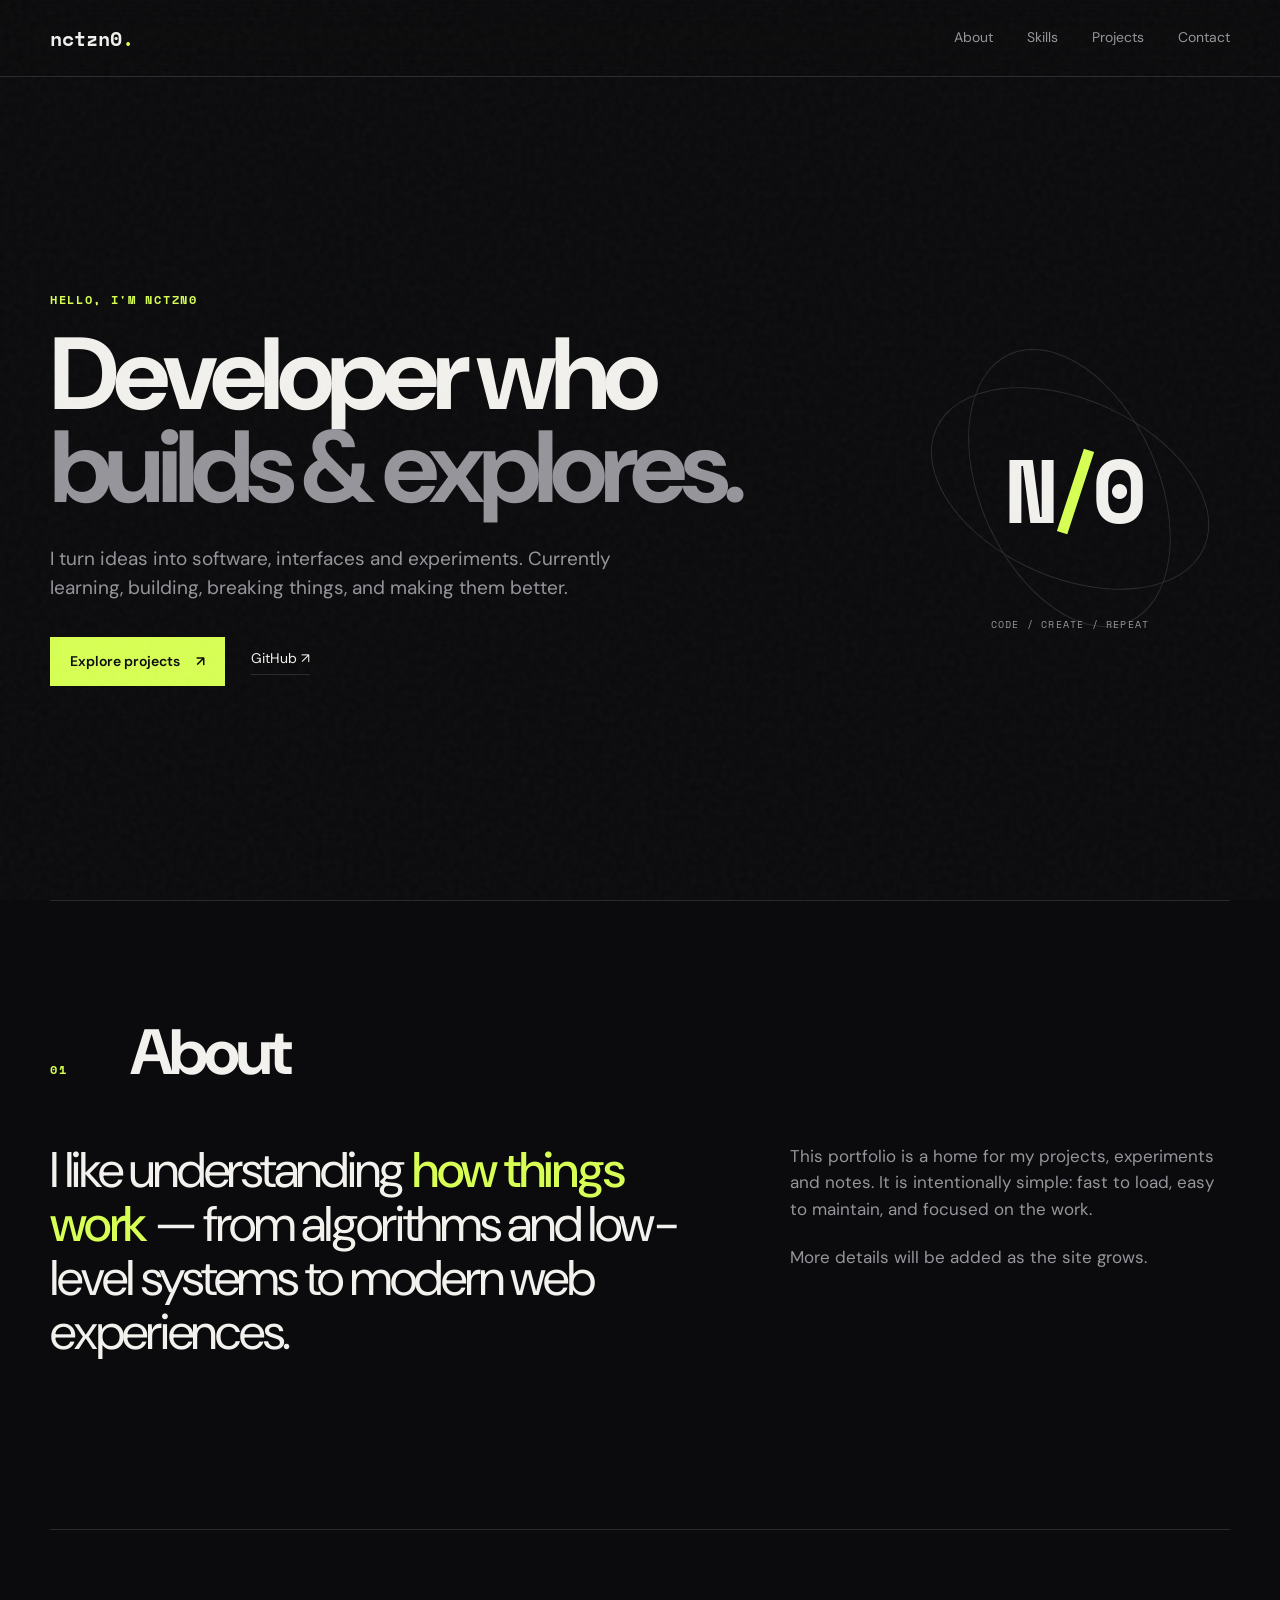
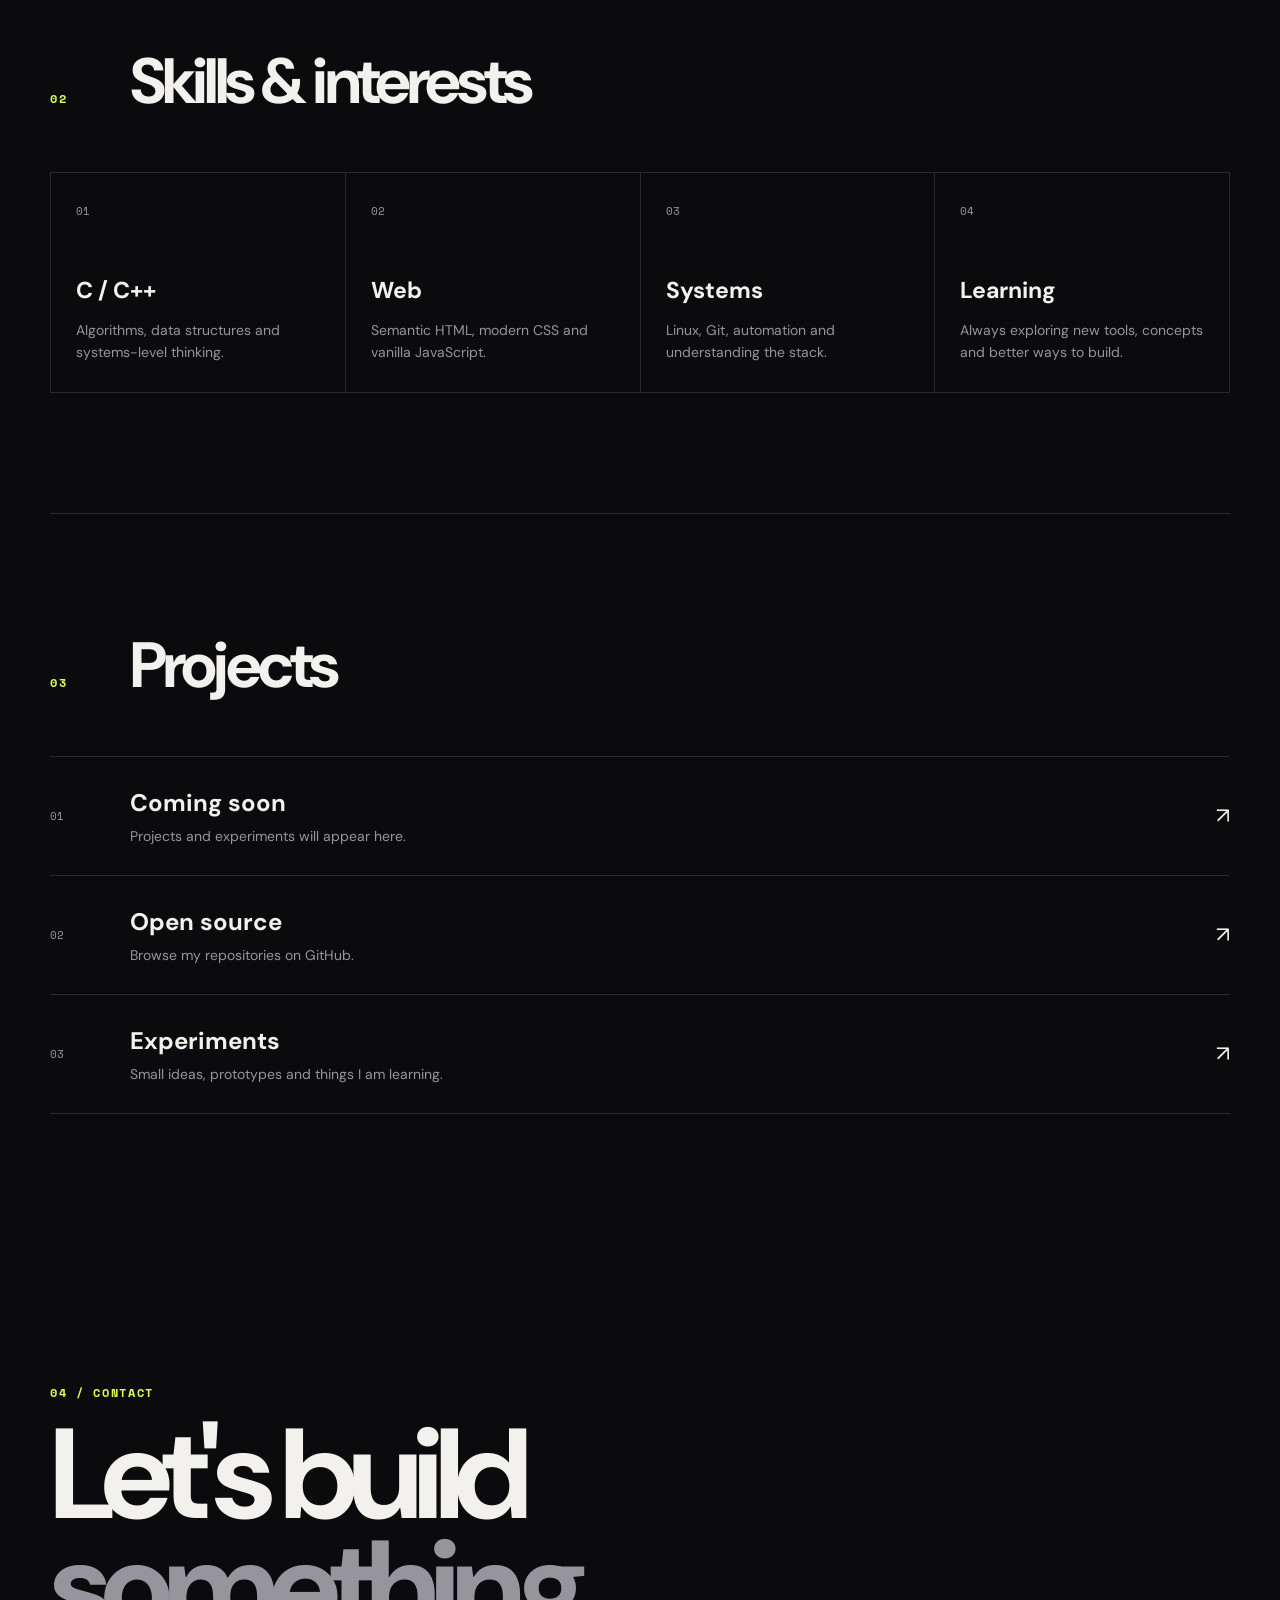
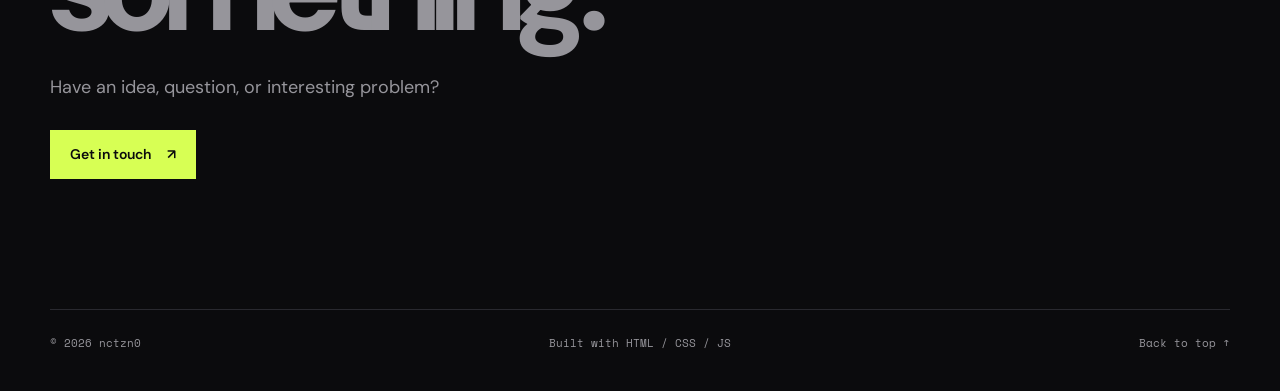
<file: index.html>
<!doctype html>
<html lang="en">
<head>
<meta charset="utf-8"><meta name="viewport" content="width=device-width,initial-scale=1">
<meta name="description" content="nctzn0 — developer portfolio"><title>nctzn0 — Developer</title>
<link rel="preconnect" href="https://fonts.googleapis.com"><link rel="preconnect" href="https://fonts.gstatic.com" crossorigin>
<link href="https://fonts.googleapis.com/css2?family=DM+Sans:wght@400;500;600;700&family=Space+Mono:wght@400;700&display=swap" rel="stylesheet">
<link rel="stylesheet" href="assets/css/style.css">
</head>
<body>
<div class="noise"></div>
<header class="site-header"><div class="container nav"><a class="logo" href="#top">nctzn0<span>.</span></a><button class="menu" aria-label="Toggle menu" aria-expanded="false"><i></i><i></i></button><nav class="nav-links"><a href="#about">About</a><a href="#skills">Skills</a><a href="#projects">Projects</a><a href="#contact">Contact</a></nav></div></header>
<main id="top">
<section class="hero container"><div class="hero-copy"><p class="kicker">HELLO, I'M NCTZN0</p><h1>Developer who<br><em>builds & explores.</em></h1><p class="lead">I turn ideas into software, interfaces and experiments. Currently learning, building, breaking things, and making them better.</p><div class="hero-actions"><a class="button button-main" href="#projects">Explore projects <span>↗</span></a><a class="text-link" href="https://github.com/nctzn0">GitHub <span>↗</span></a></div></div><div class="hero-mark"><div class="orbit orbit-a"></div><div class="orbit orbit-b"></div><div class="mark">N<span>/</span>0</div><p>CODE / CREATE / REPEAT</p></div></section>
<section id="about" class="section container"><div class="section-head"><span>01</span><h2>About</h2></div><div class="about-grid"><p class="big-copy">I like understanding <strong>how things work</strong> — from algorithms and low-level systems to modern web experiences.</p><div class="about-text"><p>This portfolio is a home for my projects, experiments and notes. It is intentionally simple: fast to load, easy to maintain, and focused on the work.</p><p>More details will be added as the site grows.</p></div></div></section>
<section id="skills" class="section container"><div class="section-head"><span>02</span><h2>Skills & interests</h2></div><div class="skill-grid"><article><b>01</b><h3>C / C++</h3><p>Algorithms, data structures and systems-level thinking.</p></article><article><b>02</b><h3>Web</h3><p>Semantic HTML, modern CSS and vanilla JavaScript.</p></article><article><b>03</b><h3>Systems</h3><p>Linux, Git, automation and understanding the stack.</p></article><article><b>04</b><h3>Learning</h3><p>Always exploring new tools, concepts and better ways to build.</p></article></div></section>
<section id="projects" class="section container"><div class="section-head"><span>03</span><h2>Projects</h2></div><div class="project-list"><a class="project" href="https://github.com/nctzn0"><span class="project-num">01</span><div><h3>Coming soon</h3><p>Projects and experiments will appear here.</p></div><span class="arrow">↗</span></a><a class="project" href="https://github.com/nctzn0"><span class="project-num">02</span><div><h3>Open source</h3><p>Browse my repositories on GitHub.</p></div><span class="arrow">↗</span></a><a class="project" href="https://github.com/nctzn0"><span class="project-num">03</span><div><h3>Experiments</h3><p>Small ideas, prototypes and things I am learning.</p></div><span class="arrow">↗</span></a></div></section>
<section id="contact" class="contact container"><p class="kicker">04 / CONTACT</p><h2>Let's build<br><em>something.</em></h2><p>Have an idea, question, or interesting problem?</p><a class="button button-main" href="https://github.com/nctzn0">Get in touch <span>↗</span></a></section>
</main><footer class="container"><span>© 2026 nctzn0</span><span>Built with HTML / CSS / JS</span><a href="#top">Back to top ↑</a></footer>
<script src="assets/js/main.js"></script></body></html>
</file>
<file: assets/css/style.css>
:root {
  --bg: #0b0b0d;
  --panel: #111116;
  --text: #f2f1ed;
  --muted: #96959b;
  --line: #29292f;
  --accent: #d7ff54;
}

* {
  box-sizing: border-box;
}

html {
  scroll-behavior: smooth;
}

body {
  margin: 0;
  background: var(--bg);
  color: var(--text);
  font-family: 'DM Sans', sans-serif;
  line-height: 1.55;
}

body.menu-open {
  overflow: hidden;
}

a {
  color: inherit;
  text-decoration: none;
}

.container {
  width: min(1180px, calc(100% - 48px));
  margin: auto;
}

.noise {
  position: fixed;
  inset: 0;
  pointer-events: none;
  opacity: 0.035;
  background-image: url("data:image/svg+xml,%3Csvg viewBox='0 0 180 180' xmlns='http://www.w3.org/2000/svg'%3E%3Cfilter id='n'%3E%3CfeTurbulence type='fractalNoise' baseFrequency='.8' numOctaves='3' stitchTiles='stitch'/%3E%3C/filter%3E%3Crect width='100%25' height='100%25' filter='url(%23n)'/%3E%3C/svg%3E");
  z-index: 20;
}

.site-header {
  position: sticky;
  top: 0;
  z-index: 10;
  background: rgba(11, 11, 13, 0.82);
  backdrop-filter: blur(16px);
  border-bottom: 1px solid var(--line);
}

.nav {
  height: 76px;
  display: flex;
  align-items: center;
  justify-content: space-between;
}

.logo {
  font-family: 'Space Mono', monospace;
  font-size: 20px;
  font-weight: 700;
}

.logo span {
  color: var(--accent);
}

.nav-links {
  display: flex;
  gap: 34px;
  font-size: 14px;
  color: var(--muted);
}

.nav-links a {
  transition: color 0.2s;
}

.nav-links a:hover {
  color: var(--text);
}

.menu {
  display: none;
  background: none;
  border: 0;
  color: var(--text);
  padding: 8px;
}

.menu i {
  display: block;
  width: 24px;
  height: 1px;
  background: currentColor;
  margin: 6px;
}

.hero {
  min-height: calc(100vh - 77px);
  display: grid;
  grid-template-columns: 1.3fr 0.7fr;
  align-items: center;
  gap: 50px;
  padding: 90px 0;
}

.kicker,
.section-head span {
  font: 700 12px 'Space Mono', monospace;
  letter-spacing: 0.14em;
  color: var(--accent);
}

h1,
h2,
h3,
p {
  margin-top: 0;
}

.hero h1 {
  font-size: clamp(56px, 8vw, 112px);
  line-height: 0.91;
  letter-spacing: -0.065em;
  margin: 20px 0 30px;
}

.hero h1 em,
h2 em {
  font-style: normal;
  color: var(--muted);
}

.lead {
  max-width: 620px;
  font-size: 19px;
  color: var(--muted);
  margin-bottom: 34px;
}

.hero-actions {
  display: flex;
  align-items: center;
  gap: 26px;
}

.button {
  display: inline-flex;
  align-items: center;
  gap: 16px;
  padding: 13px 19px;
  border: 1px solid var(--line);
  font-size: 14px;
  font-weight: 600;
  transition: transform 0.2s, border-color 0.2s;
}

.button-main {
  background: var(--accent);
  color: #0b0b0d;
  border-color: var(--accent);
}

.button:hover {
  transform: translateY(-3px);
}

.text-link {
  font-size: 14px;
  border-bottom: 1px solid var(--line);
  padding-bottom: 4px;
}

.hero-mark {
  justify-self: end;
  width: min(320px, 100%);
  aspect-ratio: 1;
  position: relative;
  display: grid;
  place-items: center;
}

.mark {
  font: 700 clamp(52px, 8vw, 90px) 'Space Mono', monospace;
  letter-spacing: -0.12em;
}

.mark span {
  color: var(--accent);
}

.hero-mark p {
  position: absolute;
  bottom: 2%;
  font: 10px 'Space Mono', monospace;
  color: var(--muted);
  letter-spacing: 0.12em;
}

.orbit {
  position: absolute;
  border: 1px solid var(--line);
  border-radius: 50%;
  inset: 8%;
  animation: spin 18s linear infinite;
}

.orbit-a {
  inset: 22% 4%;
  transform: rotate(24deg);
}

.orbit-b {
  inset: 4% 22%;
  transform: rotate(-24deg);
  animation-direction: reverse;
}

@keyframes spin {
  to {
    transform: rotate(360deg);
  }
}

.section {
  padding: 120px 0;
  border-top: 1px solid var(--line);
}

.section-head {
  display: grid;
  grid-template-columns: 80px 1fr;
  align-items: baseline;
  margin-bottom: 58px;
}

.section-head h2 {
  font-size: clamp(40px, 5vw, 68px);
  letter-spacing: -0.06em;
  line-height: 1;
  margin: 0;
}

.about-grid {
  display: grid;
  grid-template-columns: 1.2fr 0.8fr;
  gap: 80px;
}

.big-copy {
  font-size: clamp(28px, 4vw, 50px);
  line-height: 1.08;
  letter-spacing: -0.045em;
}

.big-copy strong {
  color: var(--accent);
  font-weight: 500;
}

.about-text {
  color: var(--muted);
  font-size: 17px;
  max-width: 460px;
}

.about-text p + p {
  margin-top: 22px;
}

.skill-grid {
  display: grid;
  grid-template-columns: repeat(4, 1fr);
  border-top: 1px solid var(--line);
  border-left: 1px solid var(--line);
}

.skill-grid article {
  min-height: 220px;
  padding: 25px;
  border-right: 1px solid var(--line);
  border-bottom: 1px solid var(--line);
  transition: background 0.2s;
}

.skill-grid article:hover {
  background: var(--panel);
}

.skill-grid b {
  font: 11px 'Space Mono', monospace;
  color: var(--muted);
}

.skill-grid h3 {
  font-size: 23px;
  margin: 50px 0 12px;
}

.skill-grid p {
  font-size: 14px;
  color: var(--muted);
  margin: 0;
}

.project-list {
  border-top: 1px solid var(--line);
}

.project {
  display: grid;
  grid-template-columns: 80px 1fr 40px;
  align-items: center;
  padding: 27px 0;
  border-bottom: 1px solid var(--line);
  transition: padding 0.2s;
}

.project:hover {
  padding-left: 12px;
  padding-right: 12px;
  background: var(--panel);
}

.project-num {
  font: 11px 'Space Mono', monospace;
  color: var(--muted);
}

.project h3 {
  font-size: 24px;
  margin: 0 0 5px;
}

.project p {
  color: var(--muted);
  font-size: 14px;
  margin: 0;
}

.arrow {
  font-size: 22px;
  text-align: right;
}

.contact {
  padding: 150px 0 130px;
}

.contact h2 {
  font-size: clamp(58px, 10vw, 132px);
  line-height: 0.88;
  letter-spacing: -0.075em;
  margin: 18px 0 30px;
}

.contact > p:not(.kicker) {
  color: var(--muted);
  font-size: 18px;
  margin-bottom: 28px;
}

.contact .button {
  margin-top: 0;
}

footer {
  border-top: 1px solid var(--line);
  padding: 25px 0 40px;
  display: flex;
  justify-content: space-between;
  color: var(--muted);
  font: 11px 'Space Mono', monospace;
}

footer a:hover {
  color: var(--text);
}

@media (max-width: 800px) {
  .container {
    width: min(100% - 32px, 1180px);
  }

  .nav-links {
    position: fixed;
    inset: 77px 0 auto 0;
    padding: 35px 24px;
    display: none;
    flex-direction: column;
    background: var(--bg);
    border-bottom: 1px solid var(--line);
    font-size: 20px;
  }

  .nav-links.open {
    display: flex;
  }

  .menu {
    display: block;
  }

  .hero {
    grid-template-columns: 1fr;
    padding: 70px 0;
    min-height: auto;
  }

  .hero-mark {
    justify-self: start;
    width: 220px;
    margin-top: 20px;
  }

  .section {
    padding: 80px 0;
  }

  .about-grid {
    grid-template-columns: 1fr;
    gap: 30px;
  }

  .skill-grid {
    grid-template-columns: 1fr 1fr;
  }

  .skill-grid article {
    min-height: 180px;
  }

  .skill-grid h3 {
    margin-top: 35px;
  }

  .project {
    grid-template-columns: 48px 1fr 30px;
  }

  .contact {
    padding: 100px 0;
  }

  .contact h2 {
    font-size: clamp(58px, 17vw, 100px);
  }

  footer {
    flex-direction: column;
    gap: 14px;
  }
}

@media (prefers-reduced-motion: reduce) {
  html {
    scroll-behavior: auto;
  }

  .orbit {
    animation: none;
  }
}
</file>
